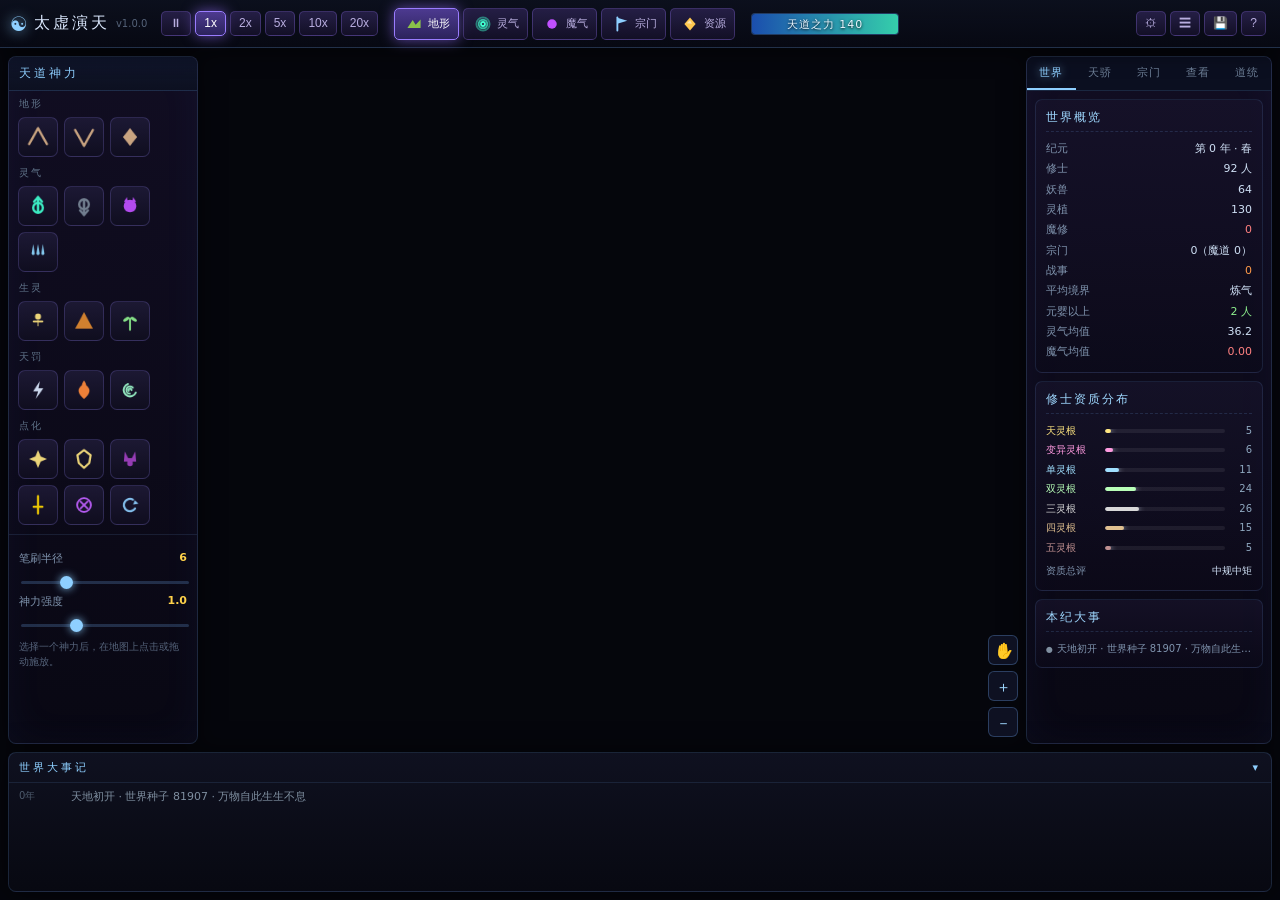
<file: index.html>
<!DOCTYPE html>
<html lang="zh-CN">
<head>
<meta charset="utf-8">
<meta name="viewport" content="width=device-width,initial-scale=1,maximum-scale=1,user-scalable=no,viewport-fit=cover">
<meta name="theme-color" content="#05060c">
<title>太虚演天 · 修仙世界模拟器</title>
<link rel="stylesheet" href="css/style.css">
<script>
/* 全局诊断：把运行时错误收集到 window.__errs，便于排查 */
window.__errs = [];
window.addEventListener('error', function (e) {
  window.__errs.push(String(e.message) + ' @' + String(e.filename || '').split('/').pop() + ':' + e.lineno);
  if (window.__errs.length > 60) window.__errs.shift();
});
window.addEventListener('unhandledrejection', function (e) {
  window.__errs.push('promise: ' + (e.reason && e.reason.message ? e.reason.message : e.reason));
});
</script>
</head>
<body>
<div id="app"></div>

<div id="loading">
  <div class="lwrap">
    <div class="taiji"></div>
    <div class="ltitle">太虚演天</div>
    <div class="lsub">修仙世界模拟器 · God Simulator</div>
    <div class="lbarwrap"><div class="lbar" id="loadBar"></div></div>
    <div class="lstatus" id="loadTxt">叩问天道…</div>
  </div>
</div>

<script type="module" src="js/main.js"></script>
</body>
</html>
</file>
<file: css/style.css>
/* style.css —— 太虚演天 界面样式（全部 CSS 渐变，无图片资源） */

* { box-sizing: border-box; }
html, body {
  margin: 0; padding: 0; width: 100%; height: 100%;
  background: #05060c; color: #c8d4e8;
  font-family: system-ui, -apple-system, "PingFang SC", "Microsoft YaHei", sans-serif;
  overflow: hidden;
  overscroll-behavior: none;
  -webkit-tap-highlight-color: transparent;
  user-select: none; -webkit-user-select: none;
}

/* ============ 加载页 ============ */
#loading {
  position: fixed; left: 0; top: 0; right: 0; bottom: 0; z-index: 999;
  background: radial-gradient(circle at 50% 45%, #101a2e 0%, #06070e 60%, #03040a 100%);
  display: block;
  transition: opacity .6s ease;
}
#loading.gone { opacity: 0; pointer-events: none; }
.lwrap { position: absolute; left: 0; right: 0; top: 50%; margin-top: -140px; text-align: center; }
.taiji {
  width: 84px; height: 84px; margin: 0 auto 22px;
  border-radius: 50%; position: relative;
  background: linear-gradient(90deg, #dfe8f5 50%, #0b0c14 50%);
  box-shadow: 0 0 50px rgba(120,190,255,.35), 0 0 120px rgba(120,190,255,.14);
  animation: spin 9s linear infinite;
}
.taiji::before, .taiji::after {
  content: ''; position: absolute; left: 21px; width: 42px; height: 42px; border-radius: 50%;
}
.taiji::before { top: 0; background: radial-gradient(circle at 50% 50%, #dfe8f5 0 21%, #0b0c14 22% 100%); }
.taiji::after { bottom: 0; background: radial-gradient(circle at 50% 50%, #0b0c14 0 21%, #dfe8f5 22% 100%); }
@keyframes spin { from { transform: rotate(0deg); } to { transform: rotate(360deg); } }

.ltitle {
  font-size: 30px; letter-spacing: 10px; color: #dce9ff; font-weight: 300;
  text-shadow: 0 0 24px rgba(140,200,255,.5);
}
.lsub { font-size: 12px; color: #5a6b86; margin-top: 8px; letter-spacing: 3px; }
.lbarwrap {
  width: 260px; height: 3px; margin: 26px auto 0; background: rgba(120,180,255,.12); border-radius: 2px;
  overflow: hidden;
}
.lbar {
  width: 0%; height: 100%; border-radius: 2px;
  background: linear-gradient(90deg, #2a6cff, #40ffd0, #ffe680);
  box-shadow: 0 0 12px rgba(64,255,208,.7);
  transition: width .3s ease;
}
.lstatus { margin-top: 14px; font-size: 12px; color: #7f93ad; letter-spacing: 2px; }

/* ============ 主容器 ============ */
#app { position: fixed; left: 0; top: 0; right: 0; bottom: 0; }
#world {
  position: absolute; left: 0; top: 0; width: 100%; height: 100%; display: block;
  cursor: crosshair;
  /* 关键：把触摸手势完全交给脚本处理，避免被浏览器当作滚动/缩放吞掉 */
  touch-action: none;
  -ms-touch-action: none;
  -webkit-touch-callout: none;
  -webkit-user-drag: none;
}

/* ============ 顶栏 ============ */
#topbar {
  position: absolute; left: 0; top: 0; right: 0; height: 48px;
  display: flex; align-items: center;
  padding: 0 10px;
  background: linear-gradient(180deg, rgba(12,16,30,.96) 0%, rgba(8,10,20,.86) 100%);
  border-bottom: 1px solid rgba(120,180,255,.20);
  box-shadow: 0 4px 22px rgba(0,0,0,.5);
  z-index: 30;
}
.brand { display: flex; align-items: center; margin-right: 14px; }
.brand .glyph { font-size: 20px; color: #8ecfff; margin-right: 6px; text-shadow: 0 0 14px rgba(140,207,255,.8); }
.brand .tname { font-size: 16px; letter-spacing: 3px; color: #dce9ff; }
.brand .ver { font-size: 10px; color: #55637a; margin-left: 6px; }
.tgroup { display: flex; align-items: center; margin-right: 12px; }
.tgroup.right { margin-left: auto; margin-right: 0; }
.tbtn {
  background: linear-gradient(180deg, rgba(46,36,84,.75), rgba(22,18,44,.75));
  border: 1px solid rgba(140,110,230,.32);
  color: #b9aee0; border-radius: 5px;
  padding: 4px 8px; margin-right: 4px; font-size: 12px;
  cursor: pointer; transition: all .16s; line-height: 1.3;
  display: inline-flex; align-items: center;
}
.tbtn:hover { border-color: rgba(190,160,255,.85); box-shadow: 0 0 12px rgba(150,110,255,.45); color: #e6ddff; }
.tbtn.on {
  background: linear-gradient(180deg, rgba(80,60,150,.95), rgba(46,36,96,.95));
  border-color: #9a7cff; color: #fff; box-shadow: 0 0 14px rgba(150,110,255,.6);
}
.tbtn i { font-style: normal; margin-left: 3px; font-size: 11px; }
.tbtn canvas { display: block; }

.mana {
  position: relative; width: 148px; height: 22px; border-radius: 4px;
  border: 1px solid rgba(90,160,255,.32); overflow: hidden;
  background: rgba(8,12,24,.85);
}
.manaFill {
  position: absolute; left: 0; top: 0; bottom: 0; width: 100%;
  background: linear-gradient(90deg, rgba(30,90,200,.85), rgba(64,255,208,.8));
  transition: width .25s linear;
}
.mana span {
  position: absolute; left: 0; right: 0; top: 3px; text-align: center;
  font-size: 11px; color: #eaf6ff; letter-spacing: 1px; text-shadow: 0 1px 3px #000;
}

/* ============ 通用面板 ============ */
#panel-left, #panel-right {
  position: absolute; top: 56px; bottom: 156px;
  background: linear-gradient(180deg, rgba(18,14,36,.94) 0%, rgba(9,8,20,.95) 100%);
  border: 1px solid rgba(120,180,255,.18);
  border-radius: 8px;
  box-shadow: 0 0 26px rgba(0,0,0,.55), inset 0 0 40px rgba(90,140,255,.05);
  overflow-y: auto; overflow-x: hidden;
  z-index: 20;
  padding-bottom: 8px;
}
#panel-left { left: 8px; width: 190px; }
#panel-right { right: 8px; width: 246px; }
#panel-left::-webkit-scrollbar, #panel-right::-webkit-scrollbar, .logbody::-webkit-scrollbar { width: 5px; }
#panel-left::-webkit-scrollbar-thumb, #panel-right::-webkit-scrollbar-thumb, .logbody::-webkit-scrollbar-thumb {
  background: rgba(120,180,255,.28); border-radius: 3px;
}
.ptitle {
  position: sticky; top: 0; z-index: 2;
  padding: 8px 10px; font-size: 12px; letter-spacing: 3px; color: #8ecfff;
  background: linear-gradient(180deg, rgba(16,22,44,.99), rgba(12,16,32,.94));
  border-bottom: 1px solid rgba(120,180,255,.14);
}

/* 神力 */
.pcat { padding: 6px 10px 3px; font-size: 10px; color: #5f7288; letter-spacing: 2px; }
.pgrid { display: flex; flex-wrap: wrap; padding: 0 6px; }
.pbtn {
  width: 40px; height: 40px; margin: 3px;
  background: linear-gradient(180deg, rgba(30,26,54,.9), rgba(16,14,32,.9));
  border: 1px solid rgba(120,110,200,.28);
  border-radius: 7px; cursor: pointer; transition: all .15s;
  display: flex; align-items: center; justify-content: center; padding: 0;
}
.pbtn canvas { width: 26px; height: 26px; display: block; opacity: .92; }
.pbtn:hover { border-color: rgba(180,150,255,.9); box-shadow: 0 0 12px rgba(150,110,255,.5); transform: translateY(-1px); }
.pbtn.on {
  border-color: #ffd24a; background: linear-gradient(180deg, rgba(90,70,20,.95), rgba(50,38,12,.95));
  box-shadow: 0 0 16px rgba(255,210,74,.6);
}
.brushBox { padding: 10px; border-top: 1px solid rgba(120,180,255,.12); margin-top: 6px; }
.brushBox label { display: block; font-size: 11px; color: #7f93ad; margin: 6px 0 3px; }
.brushBox label b { color: #ffd24a; float: right; }
.brushBox input[type=range] {
  width: 100%; height: 3px; -webkit-appearance: none; appearance: none;
  background: rgba(120,180,255,.22); border-radius: 2px; outline: none;
}
.brushBox input[type=range]::-webkit-slider-thumb {
  -webkit-appearance: none; width: 13px; height: 13px; border-radius: 50%;
  background: #8ecfff; box-shadow: 0 0 8px rgba(140,207,255,.9); cursor: pointer;
}
.tip { font-size: 10px; color: #55637a; line-height: 1.5; margin-top: 8px; }

/* 右侧 */
.tabs { display: flex; position: sticky; top: 0; z-index: 3; background: rgba(12,16,32,.98); border-bottom: 1px solid rgba(120,180,255,.14); }
.rtab {
  flex: 1; padding: 8px 0; font-size: 11px; letter-spacing: 1px;
  background: transparent; border: none; border-bottom: 2px solid transparent;
  color: #6d7f96; cursor: pointer; transition: all .15s;
}
.rtab:hover { color: #a8c4e8; }
.rtab.on { color: #8ecfff; border-bottom-color: #8ecfff; text-shadow: 0 0 10px rgba(140,207,255,.7); }
.pbody { padding: 8px; }
.card {
  background: linear-gradient(180deg, rgba(24,20,44,.7), rgba(12,10,26,.7));
  border: 1px solid rgba(120,180,255,.13); border-radius: 7px;
  padding: 9px 10px; margin-bottom: 8px;
}
.card.unit { border-color: rgba(255,210,74,.3); }
.ct { font-size: 12px; color: #9fd8ff; letter-spacing: 2px; margin-bottom: 7px; padding-bottom: 5px; border-bottom: 1px dashed rgba(120,180,255,.16); }
.kv { display: flex; justify-content: space-between; font-size: 11px; line-height: 1.85; color: #7f93ad; }
.kv b { color: #cfe0f5; font-weight: 500; }
.kv.small { font-size: 10px; }
.kv b.hl { color: #8ef08e; } .kv b.dn { color: #ff8080; } .kv b.wr { color: #ff9a4a; }
.empty { font-size: 11px; color: #4d5a6c; text-align: center; padding: 14px 0; line-height: 1.7; }
.empty.small { padding: 4px 0; text-align: left; }
.bar { height: 5px; background: rgba(120,180,255,.14); border-radius: 3px; overflow: hidden; margin: 6px 0 3px; }
.barf { height: 100%; border-radius: 3px; transition: width .3s; box-shadow: 0 0 8px currentColor; }
.daoMeta { font-size: 9px; color: #55637a; padding: 0 0 4px 54px; margin-top: -3px; }
.chip {
  display: inline-block; font-size: 10px; padding: 1px 6px; margin: 3px 3px 0 0;
  border: 1px solid; border-radius: 9px; color: #cfe0f5; cursor: pointer;
  transition: background .15s;
}
.chip:hover { background: rgba(120,180,255,.16); }
.chip.more { border-color: #4d5a6c !important; color: #7f93ad; cursor: default; }
.rg { font-size: 10px; width: 13px; text-align: center; flex: none; font-weight: 700; }
.legend { font-size: 9px; color: #55637a; padding: 7px 2px 0; line-height: 1.9; border-top: 1px dashed rgba(120,180,255,.14); margin-top: 5px; }
.legend b { font-weight: 700; }
.rootrow { display: flex; align-items: center; font-size: 10px; line-height: 1.95; }
.rootn { width: 54px; flex: none; }
.rootbar { flex: 1; height: 4px; background: rgba(255,255,255,.07); border-radius: 2px; margin: 0 5px; overflow: hidden; }
.rootbar i { display: block; height: 100%; border-radius: 2px; box-shadow: 0 0 6px currentColor; }
.rootc { width: 22px; text-align: right; color: #8fa8c0; flex: none; }
.rk, .sec { display: flex; align-items: center; font-size: 11px; padding: 4px 2px; border-bottom: 1px solid rgba(120,180,255,.07); cursor: pointer; }
.rk:hover, .sec:hover { background: rgba(120,180,255,.09); }
.rki { width: 16px; color: #4d5a6c; font-size: 10px; }
.rkn { flex: 1; color: #cfe0f5; overflow: hidden; text-overflow: ellipsis; white-space: nowrap; }
.rkr { font-size: 10px; margin-right: 5px; }
.rks { font-size: 9px; color: #5f7288; width: 46px; text-align: right; overflow: hidden; white-space: nowrap; }
.dot { width: 7px; height: 7px; border-radius: 50%; margin-right: 5px; box-shadow: 0 0 7px currentColor; flex: none; }
.sn { flex: 1; color: #cfe0f5; overflow: hidden; white-space: nowrap; text-overflow: ellipsis; }
.sg { font-size: 9px; color: #5f7288; margin-right: 4px; }
.sc, .ss { font-size: 9px; color: #7f93ad; margin-left: 4px; }
.sw { font-size: 9px; color: #ff6a6a; margin-left: 4px; animation: blink 1.2s infinite; }
@keyframes blink { 50% { opacity: .35; } }
.mini { font-size: 10px; line-height: 1.9; color: #7f93ad; }
.mline { overflow: hidden; text-overflow: ellipsis; white-space: nowrap; }
.mline i { font-style: normal; margin-right: 4px; font-size: 8px; }

.assets { display: flex; flex-wrap: wrap; margin-top: 6px; padding-top: 6px; border-top: 1px dashed rgba(120,180,255,.14); }
.asset { width: 26px; height: 26px; margin-right: 3px; display: inline-block; }
.asset canvas { width: 26px; height: 26px; display: block; }
.uacts { display: flex; flex-wrap: wrap; margin-top: 8px; }
.abtn {
  flex: 1; min-width: 54px; margin: 2px; padding: 5px 4px; font-size: 11px;
  background: linear-gradient(180deg, rgba(46,36,84,.85), rgba(22,18,44,.85));
  border: 1px solid rgba(140,110,230,.35); color: #c8bcf0; border-radius: 5px; cursor: pointer;
  transition: all .15s;
}
.abtn:hover { border-color: #b89aff; box-shadow: 0 0 12px rgba(150,110,255,.5); color: #fff; }
.abtn.wide { flex: none; width: 100%; padding: 8px; margin-top: 12px; }
.warn { margin-top: 7px; font-size: 11px; color: #ffd24a; animation: blink 1s infinite; }

/* ============ 日志 ============ */
#logbar {
  position: absolute; left: 8px; right: 8px; bottom: 8px; height: 140px;
  background: linear-gradient(180deg, rgba(16,18,34,.93), rgba(8,9,18,.96));
  border: 1px solid rgba(120,180,255,.16); border-radius: 8px;
  z-index: 22; display: flex; flex-direction: column;
  box-shadow: 0 0 26px rgba(0,0,0,.55);
  transition: height .25s ease;
}
#logbar.closed { height: 30px; }
.loghead {
  height: 30px; line-height: 30px; padding: 0 10px; font-size: 11px; letter-spacing: 3px;
  color: #8ecfff; cursor: pointer; border-bottom: 1px solid rgba(120,180,255,.12);
  display: flex; justify-content: space-between; flex: none;
}
.logbody { flex: 1; overflow-y: auto; padding: 4px 10px; }
.logline { font-size: 11px; line-height: 1.75; display: flex; }
.ly { color: #4d5a6c; width: 52px; flex: none; font-size: 10px; }
.lt { flex: 1; }

/* ============ 浮层 ============ */
#toast {
  position: absolute; left: 50%; bottom: 176px; transform: translate(-50%, 10px);
  background: rgba(10,14,28,.94); border: 1px solid rgba(140,207,255,.4);
  color: #dce9ff; padding: 8px 18px; border-radius: 20px; font-size: 12px;
  opacity: 0; pointer-events: none; transition: all .25s; z-index: 60;
  box-shadow: 0 0 26px rgba(60,140,255,.3); letter-spacing: 1px;
}
#toast.show { opacity: 1; transform: translate(-50%, 0); }

#modal {
  position: absolute; left: 0; top: 0; width: 100%; height: 100%;
  background: rgba(4,6,12,.72); z-index: 80; display: block;
}
#modal.hidden { display: none; }
.mbox {
  position: absolute; left: 50%; top: 50%; margin-left: -190px; margin-top: -190px;
  width: 380px; max-height: 380px; overflow-y: auto;
  background: linear-gradient(180deg, rgba(22,20,44,.99), rgba(10,9,22,.99));
  border: 1px solid rgba(140,110,230,.4); border-radius: 10px; padding: 18px 20px;
  box-shadow: 0 0 60px rgba(90,60,200,.35);
}
.mbox h2 { margin: 0 0 12px; font-size: 16px; color: #dce9ff; letter-spacing: 3px; font-weight: 400; }
.hsec { margin-bottom: 10px; }
.hsec b { color: #8ecfff; font-size: 12px; }
.hsec p { margin: 3px 0 0; font-size: 11px; color: #7f93ad; line-height: 1.75; }

#zoomCtl { position: absolute; right: 262px; bottom: 160px; z-index: 24; display: flex; flex-direction: column; }
.zbtn {
  width: 30px; height: 30px; margin: 3px 0; font-size: 15px;
  background: rgba(16,20,38,.88); border: 1px solid rgba(120,180,255,.28);
  color: #9fd8ff; border-radius: 6px; cursor: pointer; line-height: 1;
}
.zbtn:hover { border-color: #8ecfff; box-shadow: 0 0 12px rgba(140,207,255,.4); }
.zbtn.on {
  background: linear-gradient(180deg, rgba(80,60,150,.95), rgba(46,36,96,.95));
  border-color: #9a7cff; color: #fff; box-shadow: 0 0 12px rgba(150,110,255,.6);
}

/* ============ 响应式 ============ */
@media (max-width: 900px) {
  #topbar { overflow-x: auto; padding: 0 6px; }
  #topbar::-webkit-scrollbar { display: none; }
  #topbar .brand, #topbar .tgroup, #topbar .tbtn, #topbar .mana { flex: none; }
  .tgroup.right { margin-left: 6px; }
  .mana { width: 104px; height: 20px; }
  .mana span { font-size: 10px; top: 3px; }
  #panel-left, #panel-right {
    top: 54px; bottom: auto; max-height: 58%;
    transition: transform .25s ease, opacity .25s ease;
  }
  #panel-left { transform: translateX(-108%); opacity: 0; }
  #panel-right { transform: translateX(108%); opacity: 0; }
  #panel-left.open, #panel-right.open { transform: none; opacity: 1; }
  #logbar { height: 104px; left: 6px; right: 6px; bottom: 6px; }
  #zoomCtl { right: 8px; bottom: 118px; }
  #toast { bottom: 122px; }
  .brand .tname { display: none; }
  .mana { width: 96px; }
  .tbtn i { display: none; }
}
@media (max-width: 560px) {
  .tgroup { margin-right: 5px; }
  .tbtn { padding: 4px 6px; font-size: 11px; }
  .mq { display: none; }
}
</file>
